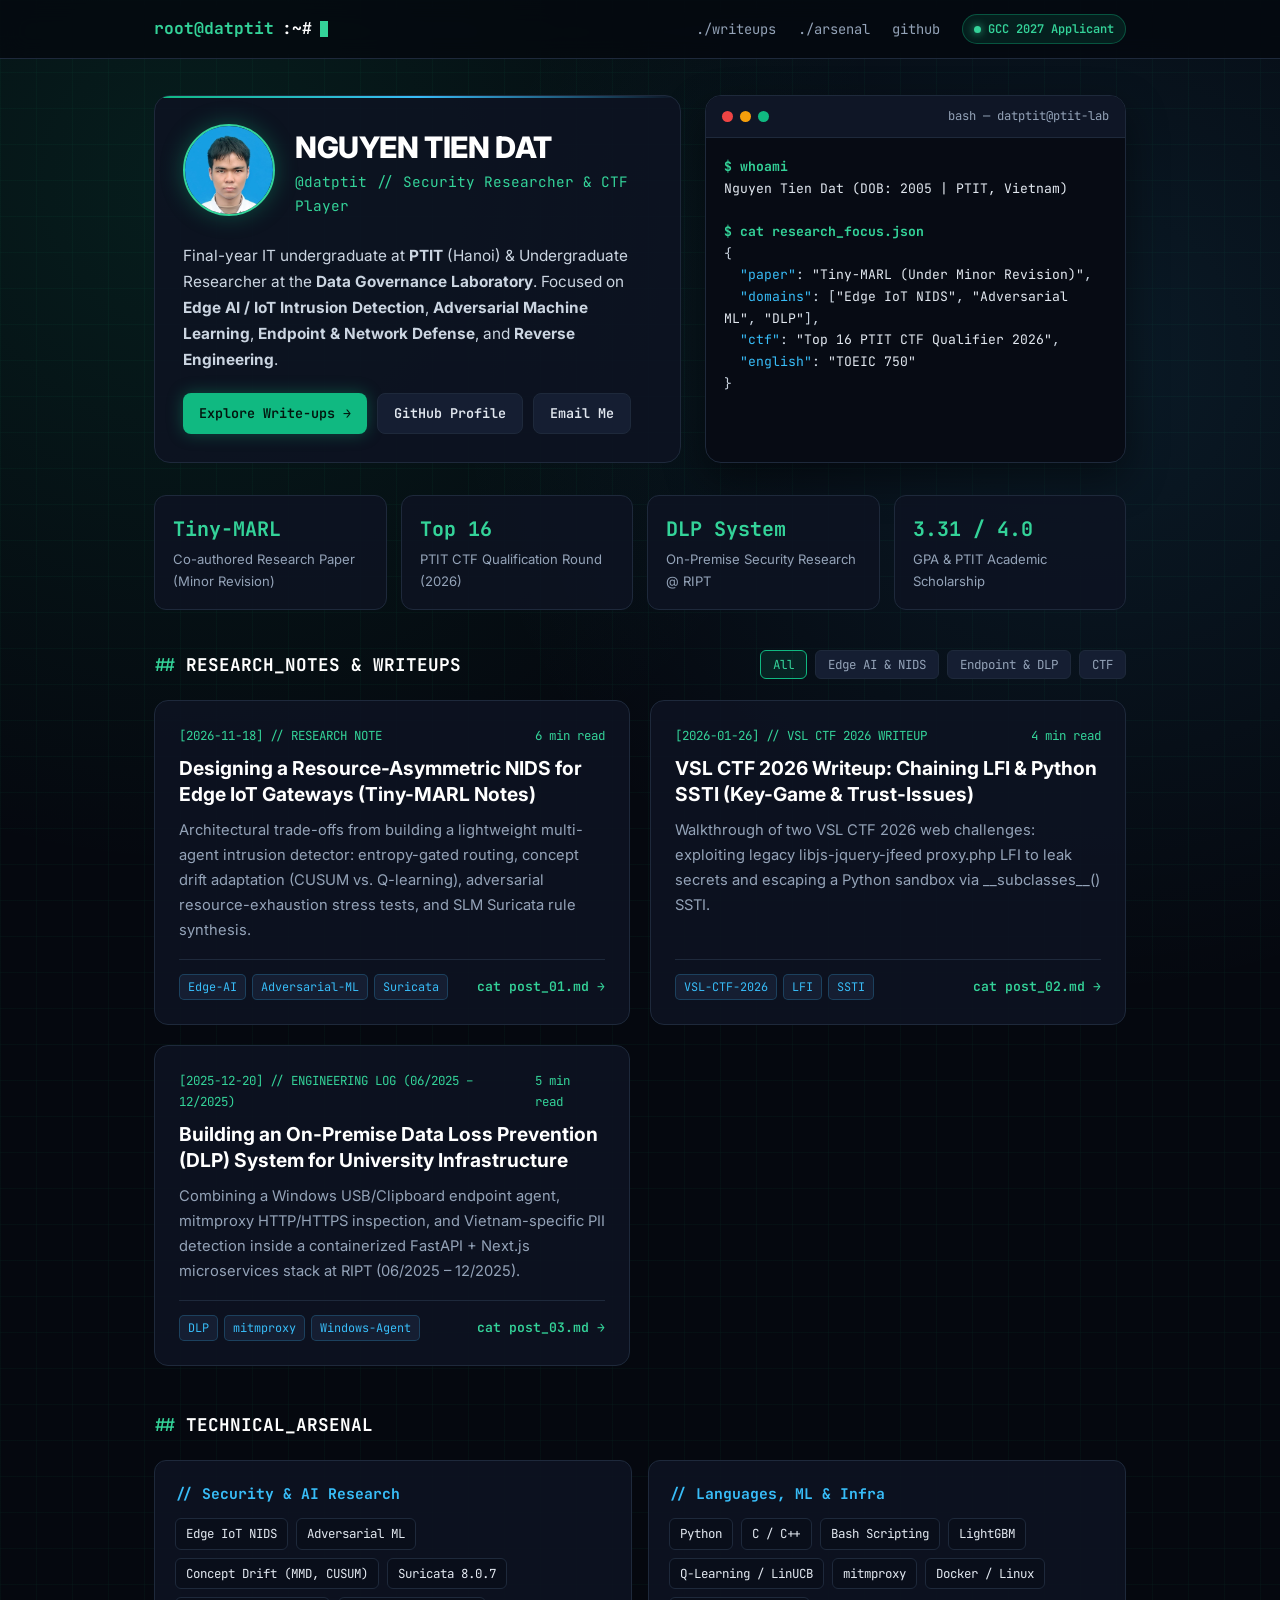
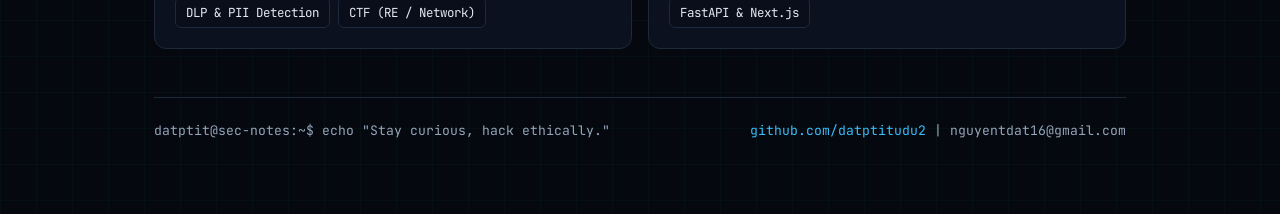
<file: index.html>
<!DOCTYPE html>
<html lang="en">
<head>
  <meta charset="UTF-8">
  <meta name="viewport" content="width=device-width, initial-scale=1.0">
  <title>datptit@sec-notes — Cybersecurity &amp; Edge AI Portfolio</title>
  <link rel="icon" type="image/svg+xml" href="assets/favicon.svg">
  <link rel="stylesheet" href="style.css">
</head>
<body>
  <header class="topbar">
    <div class="topbar-inner">
      <a class="brand" href="index.html">
        <span class="prompt">root@datptit</span>:~# <span class="cursor"></span>
      </a>
      <div class="nav-right">
        <a href="#research">./writeups</a>
        <a href="#arsenal">./arsenal</a>
        <a href="https://github.com/datptitudu2" target="_blank">github</a>
        <span class="status-pill"><span class="status-dot"></span>GCC 2027 Applicant</span>
      </div>
    </div>
  </header>

  <main class="container">
    <!-- Hero + Terminal -->
    <section class="hero">
      <div class="hero-card">
        <div>
          <div class="hero-top">
            <div class="avatar-wrap">
              <img class="avatar" src="assets/avatar.png" alt="Nguyen Tien Dat">
            </div>
            <div class="hero-title">
              <h1>NGUYEN TIEN DAT</h1>
              <div class="hero-handle">@datptit // Security Researcher &amp; CTF Player</div>
            </div>
          </div>
          <p class="hero-bio">
            Final-year IT undergraduate at <b>PTIT</b> (Hanoi) &amp; Undergraduate Researcher at the
            <b>Data Governance Laboratory</b>. Focused on <b>Edge AI / IoT Intrusion Detection</b>,
            <b>Adversarial Machine Learning</b>, <b>Endpoint &amp; Network Defense</b>, and <b>Reverse Engineering</b>.
          </p>
        </div>
        <div class="hero-actions">
          <a class="btn btn-primary" href="#research">Explore Write-ups →</a>
          <a class="btn btn-ghost" href="https://github.com/datptitudu2" target="_blank">GitHub Profile</a>
          <a class="btn btn-ghost" href="mailto:nguyentdat16@gmail.com">Email Me</a>
        </div>
      </div>

      <div class="terminal">
        <div class="term-header">
          <div class="term-dots">
            <span class="dot red"></span>
            <span class="dot yellow"></span>
            <span class="dot green"></span>
          </div>
          <div class="term-title">bash — datptit@ptit-lab</div>
        </div>
        <div class="term-body">
          <div><span class="cmd">$ whoami</span></div>
          <div class="out-val">Nguyen Tien Dat (DOB: 2005 | PTIT, Vietnam)</div>
          <br>
          <div><span class="cmd">$ cat research_focus.json</span></div>
          <div>{</div>
          <div>&nbsp;&nbsp;<span class="out-key">"paper"</span>: <span class="out-val">"Tiny-MARL (Under Minor Revision)"</span>,</div>
          <div>&nbsp;&nbsp;<span class="out-key">"domains"</span>: [<span class="out-val">"Edge IoT NIDS"</span>, <span class="out-val">"Adversarial ML"</span>, <span class="out-val">"DLP"</span>],</div>
          <div>&nbsp;&nbsp;<span class="out-key">"ctf"</span>: <span class="out-val">"Top 16 PTIT CTF Qualifier 2026"</span>,</div>
          <div>&nbsp;&nbsp;<span class="out-key">"english"</span>: <span class="out-val">"TOEIC 750"</span></div>
          <div>}</div>
        </div>
      </div>
    </section>

    <!-- Quick Stats -->
    <section class="stats-grid">
      <div class="stat-box">
        <div class="stat-num">Tiny-MARL</div>
        <div class="stat-label">Co-authored Research Paper (Minor Revision)</div>
      </div>
      <div class="stat-box">
        <div class="stat-num">Top 16</div>
        <div class="stat-label">PTIT CTF Qualification Round (2026)</div>
      </div>
      <div class="stat-box">
        <div class="stat-num">DLP System</div>
        <div class="stat-label">On-Premise Security Research @ RIPT</div>
      </div>
      <div class="stat-box">
        <div class="stat-num">3.31 / 4.0</div>
        <div class="stat-label">GPA &amp; PTIT Academic Scholarship</div>
      </div>
    </section>

    <!-- Research & Write-ups -->
    <section id="research">
      <div class="section-head">
        <div class="section-title">RESEARCH_NOTES &amp; WRITEUPS</div>
        <div class="filter-tabs">
          <button class="tab-btn active" onclick="filterPosts('all', this)">All</button>
          <button class="tab-btn" onclick="filterPosts('ai-sec', this)">Edge AI &amp; NIDS</button>
          <button class="tab-btn" onclick="filterPosts('endpoint', this)">Endpoint &amp; DLP</button>
          <button class="tab-btn" onclick="filterPosts('ctf', this)">CTF</button>
        </div>
      </div>

      <div class="posts-grid">
        <article class="post-card" data-cat="ai-sec">
          <div>
            <div class="post-meta">
              <span>[2026-11-18] // RESEARCH NOTE</span>
              <span>6 min read</span>
            </div>
            <a class="post-title" href="post-edge-iot-nids.html">
              Designing a Resource-Asymmetric NIDS for Edge IoT Gateways (Tiny-MARL Notes)
            </a>
            <p class="post-excerpt">
              Architectural trade-offs from building a lightweight multi-agent intrusion detector: entropy-gated routing,
              concept drift adaptation (CUSUM vs. Q-learning), adversarial resource-exhaustion stress tests, and SLM Suricata rule synthesis.
            </p>
          </div>
          <div class="post-footer">
            <div class="tags">
              <span class="tag">Edge-AI</span>
              <span class="tag">Adversarial-ML</span>
              <span class="tag">Suricata</span>
            </div>
            <a class="read-more" href="post-edge-iot-nids.html">cat post_01.md →</a>
          </div>
        </article>

        <article class="post-card" data-cat="ctf">
          <div>
            <div class="post-meta">
              <span>[2026-01-26] // VSL CTF 2026 WRITEUP</span>
              <span>4 min read</span>
            </div>
            <a class="post-title" href="post-ctf-re-network.html">
              VSL CTF 2026 Writeup: Chaining LFI &amp; Python SSTI (Key-Game &amp; Trust-Issues)
            </a>
            <p class="post-excerpt">
              Walkthrough of two VSL CTF 2026 web challenges: exploiting legacy libjs-jquery-jfeed proxy.php LFI to leak secrets
              and escaping a Python sandbox via __subclasses__() SSTI.
            </p>
          </div>
          <div class="post-footer">
            <div class="tags">
              <span class="tag">VSL-CTF-2026</span>
              <span class="tag">LFI</span>
              <span class="tag">SSTI</span>
            </div>
            <a class="read-more" href="post-ctf-re-network.html">cat post_02.md →</a>
          </div>
        </article>

        <article class="post-card" data-cat="endpoint">
          <div>
            <div class="post-meta">
              <span>[2025-12-20] // ENGINEERING LOG (06/2025 – 12/2025)</span>
              <span>5 min read</span>
            </div>
            <a class="post-title" href="post-dlp-ptit-slink.html">
              Building an On-Premise Data Loss Prevention (DLP) System for University Infrastructure
            </a>
            <p class="post-excerpt">
              Combining a Windows USB/Clipboard endpoint agent, mitmproxy HTTP/HTTPS inspection, and Vietnam-specific PII detection
              inside a containerized FastAPI + Next.js microservices stack at RIPT (06/2025 – 12/2025).
            </p>
          </div>
          <div class="post-footer">
            <div class="tags">
              <span class="tag">DLP</span>
              <span class="tag">mitmproxy</span>
              <span class="tag">Windows-Agent</span>
            </div>
            <a class="read-more" href="post-dlp-ptit-slink.html">cat post_03.md →</a>
          </div>
        </article>
      </div>
    </section>

    <!-- Technical Arsenal -->
    <section id="arsenal">
      <div class="section-head">
        <div class="section-title">TECHNICAL_ARSENAL</div>
      </div>
      <div class="arsenal-grid">
        <div class="arsenal-card">
          <h3>// Security &amp; AI Research</h3>
          <div class="pill-list">
            <span class="pill">Edge IoT NIDS</span>
            <span class="pill">Adversarial ML</span>
            <span class="pill">Concept Drift (MMD, CUSUM)</span>
            <span class="pill">Suricata 8.0.7</span>
            <span class="pill">DLP &amp; PII Detection</span>
            <span class="pill">CTF (RE / Network)</span>
          </div>
        </div>
        <div class="arsenal-card">
          <h3>// Languages, ML &amp; Infra</h3>
          <div class="pill-list">
            <span class="pill">Python</span>
            <span class="pill">C / C++</span>
            <span class="pill">Bash Scripting</span>
            <span class="pill">LightGBM</span>
            <span class="pill">Q-Learning / LinUCB</span>
            <span class="pill">mitmproxy</span>
            <span class="pill">Docker / Linux</span>
            <span class="pill">FastAPI &amp; Next.js</span>
          </div>
        </div>
      </div>
    </section>

    <footer>
      <div>datptit@sec-notes:~$ echo "Stay curious, hack ethically."</div>
      <div><a href="https://github.com/datptitudu2">github.com/datptitudu2</a> | nguyentdat16@gmail.com</div>
    </footer>
  </main>

  <script>
    function filterPosts(cat, btn) {
      document.querySelectorAll('.tab-btn').forEach(b => b.classList.remove('active'));
      btn.classList.add('active');
      document.querySelectorAll('.post-card').forEach(card => {
        if (cat === 'all' || card.dataset.cat === cat) {
          card.style.display = 'flex';
        } else {
          card.style.display = 'none';
        }
      });
    }
  </script>
</body>
</html>
</file>
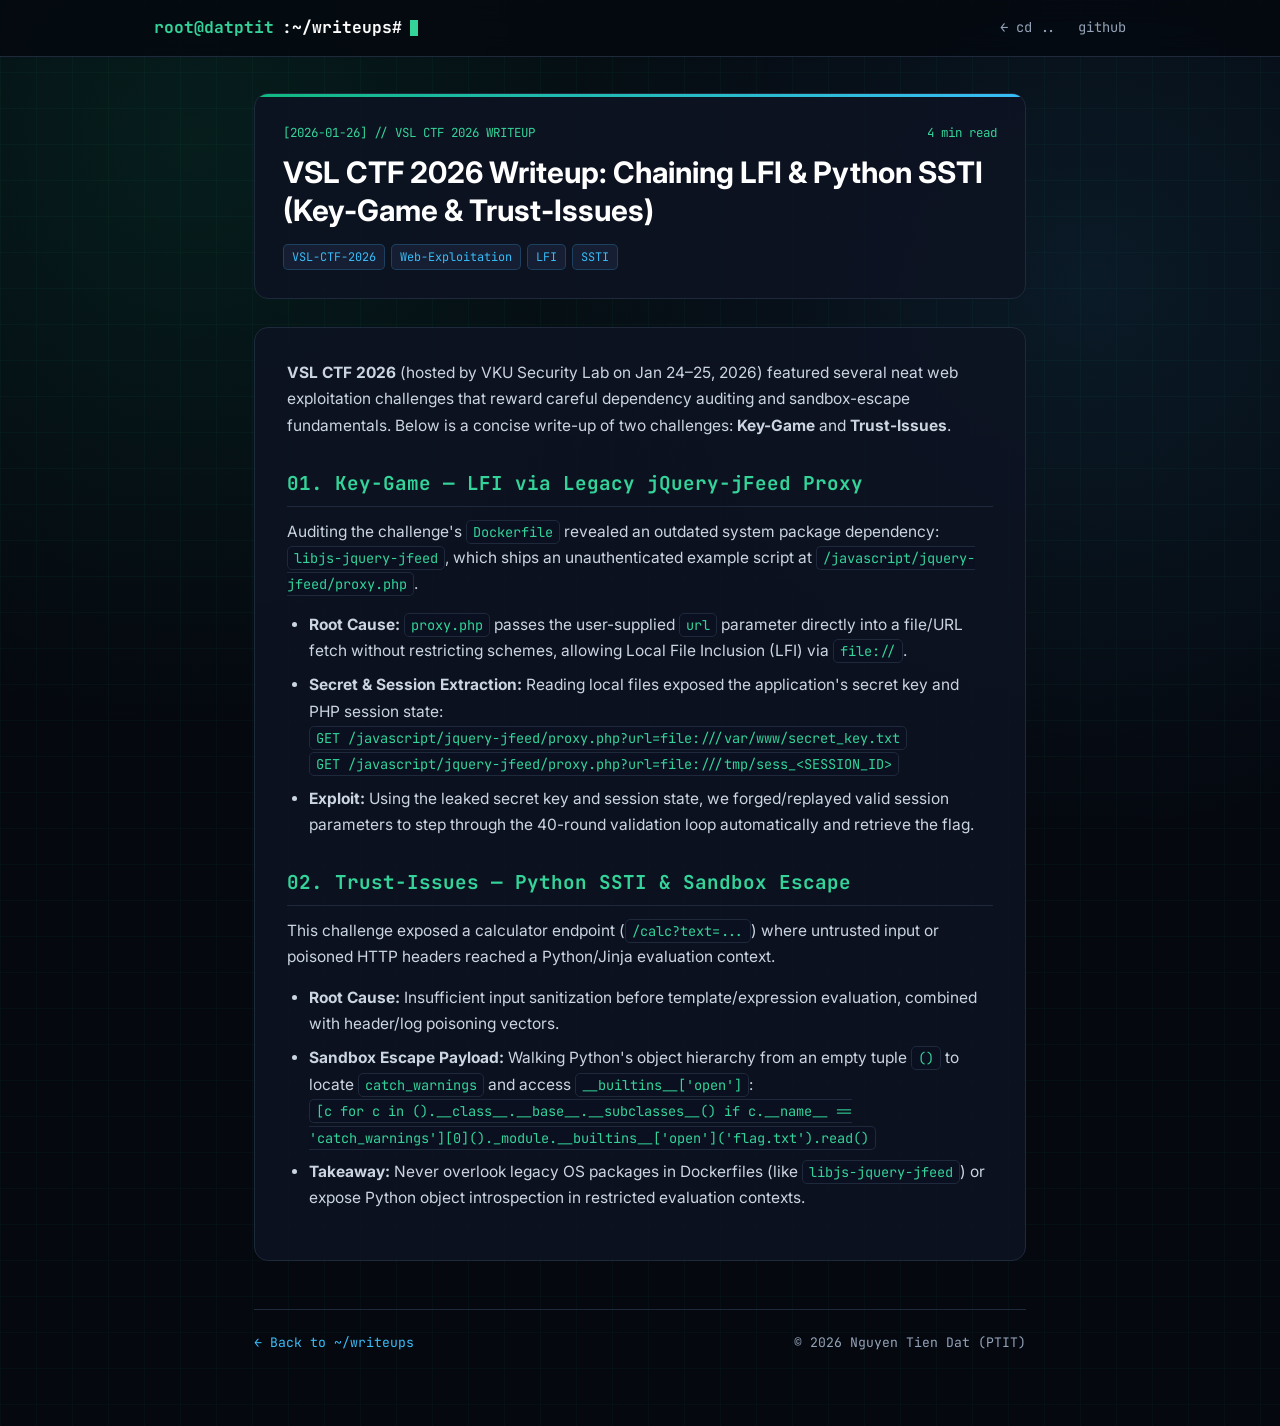
<file: post-ctf-re-network.html>
<!DOCTYPE html>
<html lang="en">
<head>
  <meta charset="UTF-8">
  <meta name="viewport" content="width=device-width, initial-scale=1.0">
  <title>VSL CTF 2026 Writeup: Key-Game &amp; Trust-Issues — datptit</title>
  <link rel="icon" type="image/svg+xml" href="assets/favicon.svg">
  <link rel="stylesheet" href="style.css">
</head>
<body>
  <div class="progress-bar" id="progress"></div>

  <header class="topbar">
    <div class="topbar-inner">
      <a class="brand" href="index.html">
        <span class="prompt">root@datptit</span>:~/writeups# <span class="cursor"></span>
      </a>
      <div class="nav-right">
        <a href="index.html">← cd ..</a>
        <a href="https://github.com/datptitudu2" target="_blank">github</a>
      </div>
    </div>
  </header>

  <main class="article-wrap">
    <div class="article-header">
      <div class="post-meta">
        <span>[2026-01-26] // VSL CTF 2026 WRITEUP</span>
        <span>4 min read</span>
      </div>
      <h1>VSL CTF 2026 Writeup: Chaining LFI &amp; Python SSTI (Key-Game &amp; Trust-Issues)</h1>
      <div class="tags">
        <span class="tag">VSL-CTF-2026</span>
        <span class="tag">Web-Exploitation</span>
        <span class="tag">LFI</span>
        <span class="tag">SSTI</span>
      </div>
    </div>

    <div class="article-body">
      <p>
        <b>VSL CTF 2026</b> (hosted by VKU Security Lab on Jan 24–25, 2026) featured several neat web exploitation challenges that reward careful dependency auditing and sandbox-escape fundamentals. Below is a concise write-up of two challenges: <b>Key-Game</b> and <b>Trust-Issues</b>.
      </p>

      <h2>01. Key-Game — LFI via Legacy jQuery-jFeed Proxy</h2>
      <p>
        Auditing the challenge's <code>Dockerfile</code> revealed an outdated system package dependency: <code>libjs-jquery-jfeed</code>, which ships an unauthenticated example script at <code>/javascript/jquery-jfeed/proxy.php</code>.
      </p>
      <ul>
        <li><b>Root Cause:</b> <code>proxy.php</code> passes the user-supplied <code>url</code> parameter directly into a file/URL fetch without restricting schemes, allowing Local File Inclusion (LFI) via <code>file://</code>.</li>
        <li><b>Secret &amp; Session Extraction:</b> Reading local files exposed the application's secret key and PHP session state:
          <br><code>GET /javascript/jquery-jfeed/proxy.php?url=file:///var/www/secret_key.txt</code>
          <br><code>GET /javascript/jquery-jfeed/proxy.php?url=file:///tmp/sess_&lt;SESSION_ID&gt;</code>
        </li>
        <li><b>Exploit:</b> Using the leaked secret key and session state, we forged/replayed valid session parameters to step through the 40-round validation loop automatically and retrieve the flag.</li>
      </ul>

      <h2>02. Trust-Issues — Python SSTI &amp; Sandbox Escape</h2>
      <p>
        This challenge exposed a calculator endpoint (<code>/calc?text=...</code>) where untrusted input or poisoned HTTP headers reached a Python/Jinja evaluation context.
      </p>
      <ul>
        <li><b>Root Cause:</b> Insufficient input sanitization before template/expression evaluation, combined with header/log poisoning vectors.</li>
        <li><b>Sandbox Escape Payload:</b> Walking Python's object hierarchy from an empty tuple <code>()</code> to locate <code>catch_warnings</code> and access <code>__builtins__['open']</code>:
          <br><code>[c for c in ().__class__.__base__.__subclasses__() if c.__name__ == 'catch_warnings'][0]()._module.__builtins__['open']('flag.txt').read()</code>
        </li>
        <li><b>Takeaway:</b> Never overlook legacy OS packages in Dockerfiles (like <code>libjs-jquery-jfeed</code>) or expose Python object introspection in restricted evaluation contexts.</li>
      </ul>
    </div>

    <footer>
      <div><a href="index.html">← Back to ~/writeups</a></div>
      <div>© 2026 Nguyen Tien Dat (PTIT)</div>
    </footer>
  </main>

  <script>
    window.addEventListener('scroll', () => {
      const h = document.documentElement;
      const pct = (h.scrollTop / (h.scrollHeight - h.clientHeight)) * 100;
      document.getElementById('progress').style.width = pct + '%';
    });
  </script>
</body>
</html>
</file>
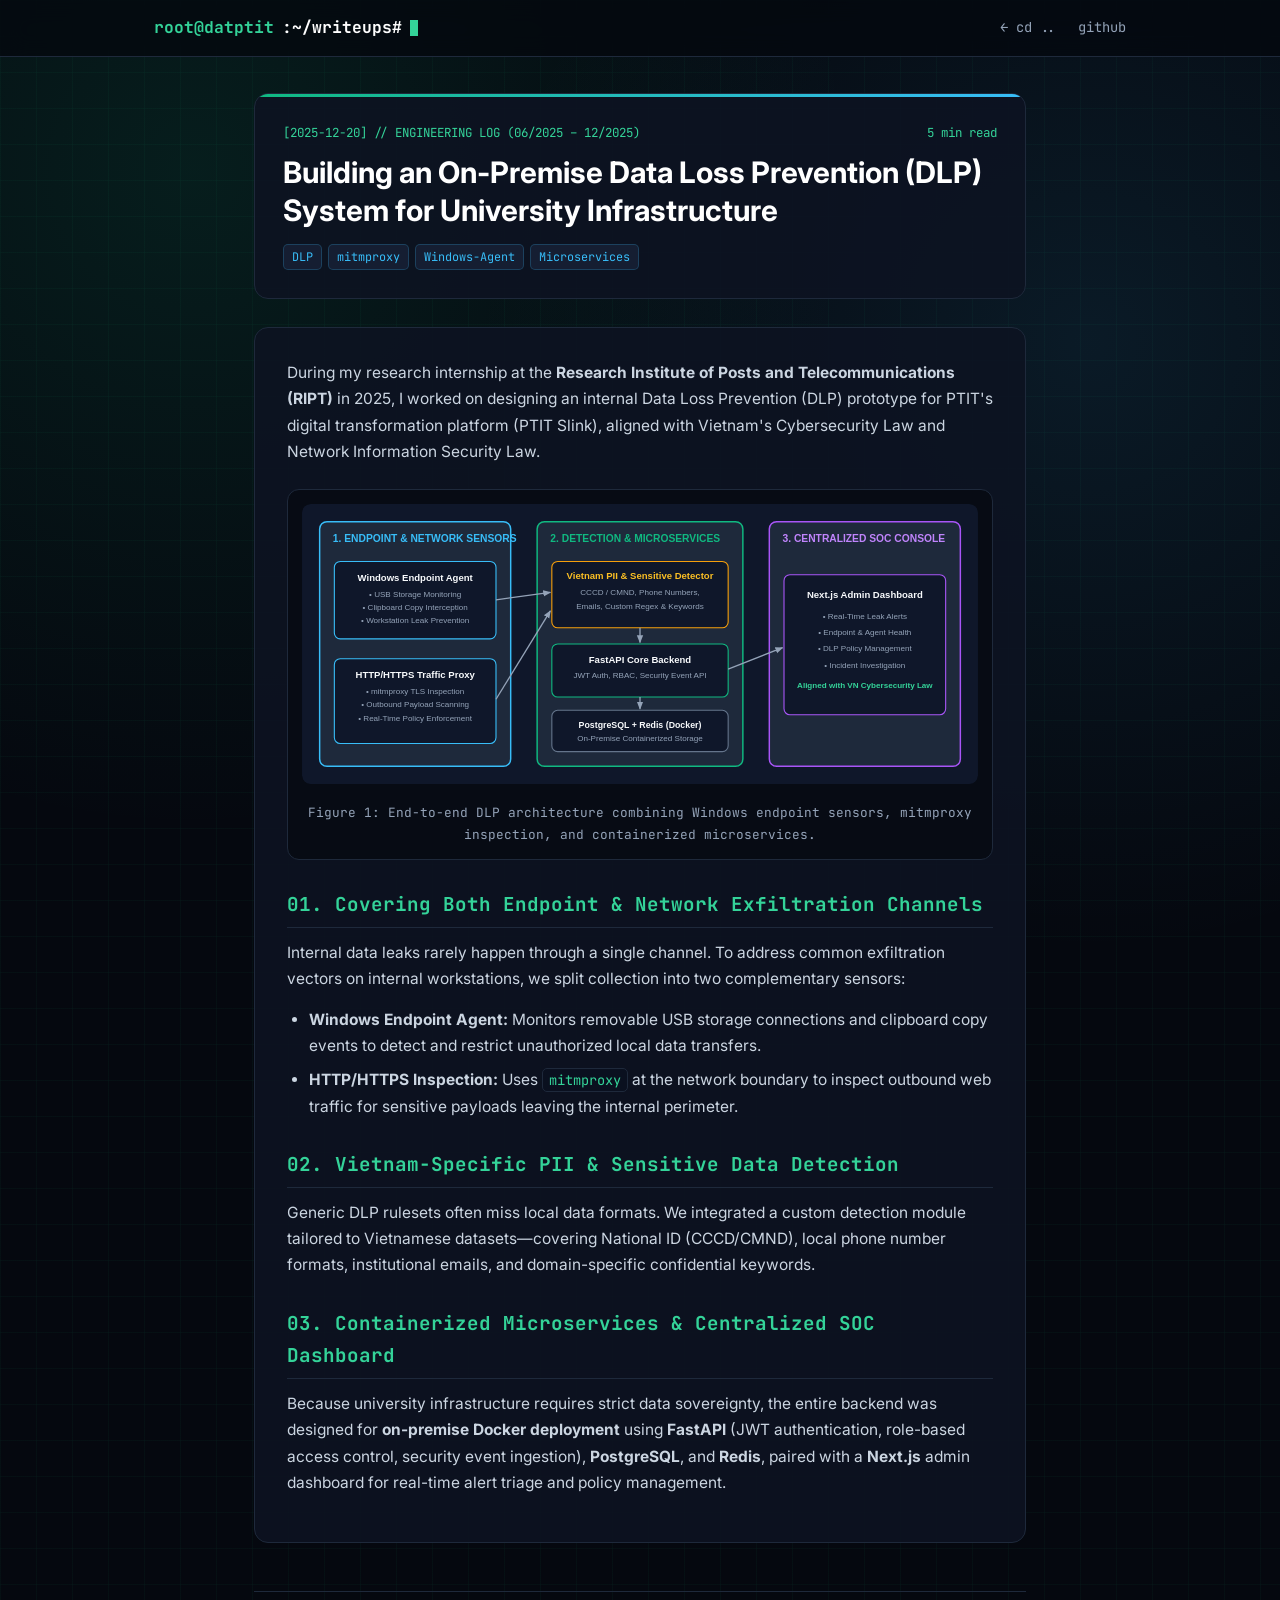
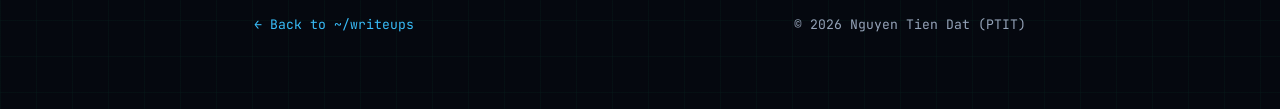
<file: post-dlp-ptit-slink.html>
<!DOCTYPE html>
<html lang="en">
<head>
  <meta charset="UTF-8">
  <meta name="viewport" content="width=device-width, initial-scale=1.0">
  <title>On-Premise DLP System for PTIT Slink — datptit</title>
  <link rel="icon" type="image/svg+xml" href="assets/favicon.svg">
  <link rel="stylesheet" href="style.css">
</head>
<body>
  <div class="progress-bar" id="progress"></div>

  <header class="topbar">
    <div class="topbar-inner">
      <a class="brand" href="index.html">
        <span class="prompt">root@datptit</span>:~/writeups# <span class="cursor"></span>
      </a>
      <div class="nav-right">
        <a href="index.html">← cd ..</a>
        <a href="https://github.com/datptitudu2" target="_blank">github</a>
      </div>
    </div>
  </header>

  <main class="article-wrap">
    <div class="article-header">
      <div class="post-meta">
        <span>[2025-12-20] // ENGINEERING LOG (06/2025 – 12/2025)</span>
        <span>5 min read</span>
      </div>
      <h1>Building an On-Premise Data Loss Prevention (DLP) System for University Infrastructure</h1>
      <div class="tags">
        <span class="tag">DLP</span>
        <span class="tag">mitmproxy</span>
        <span class="tag">Windows-Agent</span>
        <span class="tag">Microservices</span>
      </div>
    </div>

    <div class="article-body">
      <p>
        During my research internship at the <b>Research Institute of Posts and Telecommunications (RIPT)</b> in 2025, I worked on designing an internal Data Loss Prevention (DLP) prototype for PTIT's digital transformation platform (PTIT Slink), aligned with Vietnam's Cybersecurity Law and Network Information Security Law.
      </p>

      <div class="diagram-box">
        <img src="assets/dlp-arch.svg" alt="On-Premise DLP Architecture">
        <div class="diagram-caption">Figure 1: End-to-end DLP architecture combining Windows endpoint sensors, mitmproxy inspection, and containerized microservices.</div>
      </div>

      <h2>01. Covering Both Endpoint &amp; Network Exfiltration Channels</h2>
      <p>
        Internal data leaks rarely happen through a single channel. To address common exfiltration vectors on internal workstations, we split collection into two complementary sensors:
      </p>
      <ul>
        <li><b>Windows Endpoint Agent:</b> Monitors removable USB storage connections and clipboard copy events to detect and restrict unauthorized local data transfers.</li>
        <li><b>HTTP/HTTPS Inspection:</b> Uses <code>mitmproxy</code> at the network boundary to inspect outbound web traffic for sensitive payloads leaving the internal perimeter.</li>
      </ul>

      <h2>02. Vietnam-Specific PII &amp; Sensitive Data Detection</h2>
      <p>
        Generic DLP rulesets often miss local data formats. We integrated a custom detection module tailored to Vietnamese datasets—covering National ID (CCCD/CMND), local phone number formats, institutional emails, and domain-specific confidential keywords.
      </p>

      <h2>03. Containerized Microservices &amp; Centralized SOC Dashboard</h2>
      <p>
        Because university infrastructure requires strict data sovereignty, the entire backend was designed for <b>on-premise Docker deployment</b> using <b>FastAPI</b> (JWT authentication, role-based access control, security event ingestion), <b>PostgreSQL</b>, and <b>Redis</b>, paired with a <b>Next.js</b> admin dashboard for real-time alert triage and policy management.
      </p>
    </div>

    <footer>
      <div><a href="index.html">← Back to ~/writeups</a></div>
      <div>© 2026 Nguyen Tien Dat (PTIT)</div>
    </footer>
  </main>

  <script>
    window.addEventListener('scroll', () => {
      const h = document.documentElement;
      const pct = (h.scrollTop / (h.scrollHeight - h.clientHeight)) * 100;
      document.getElementById('progress').style.width = pct + '%';
    });
  </script>
</body>
</html>
</file>
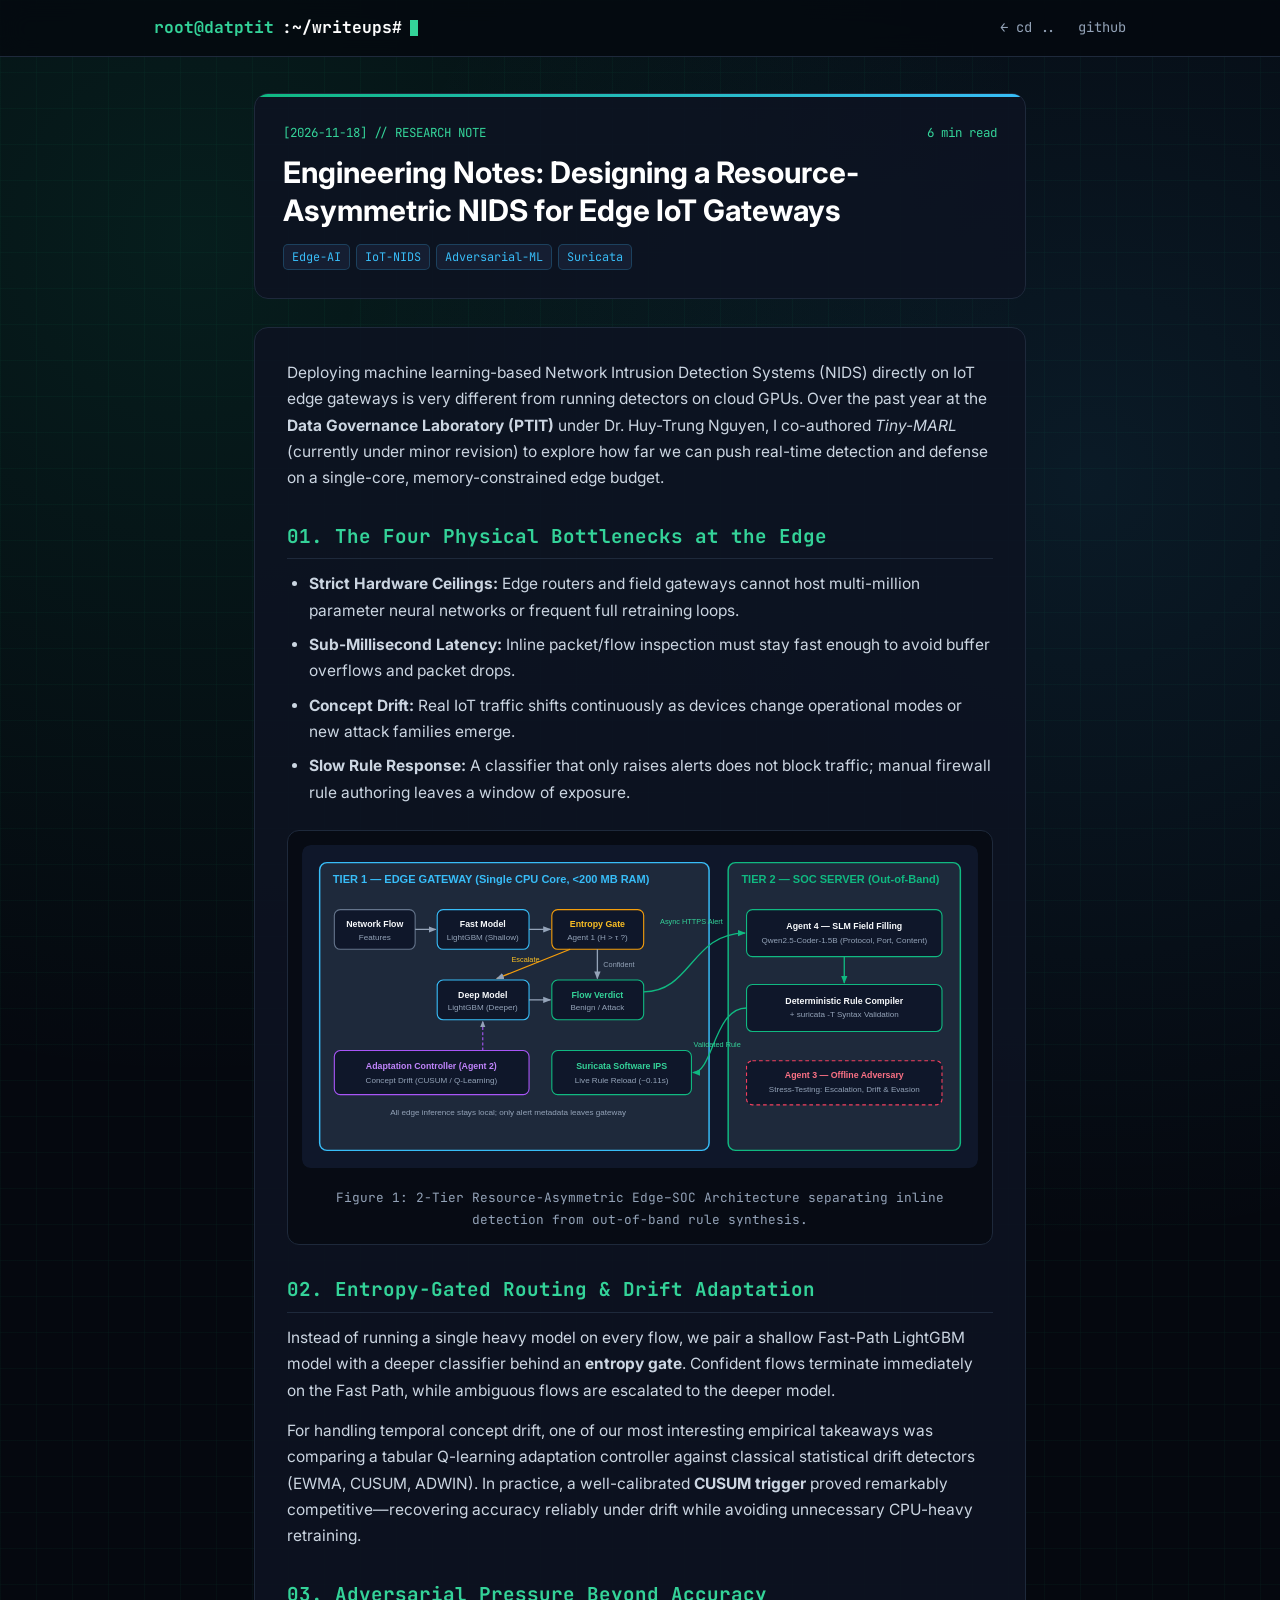
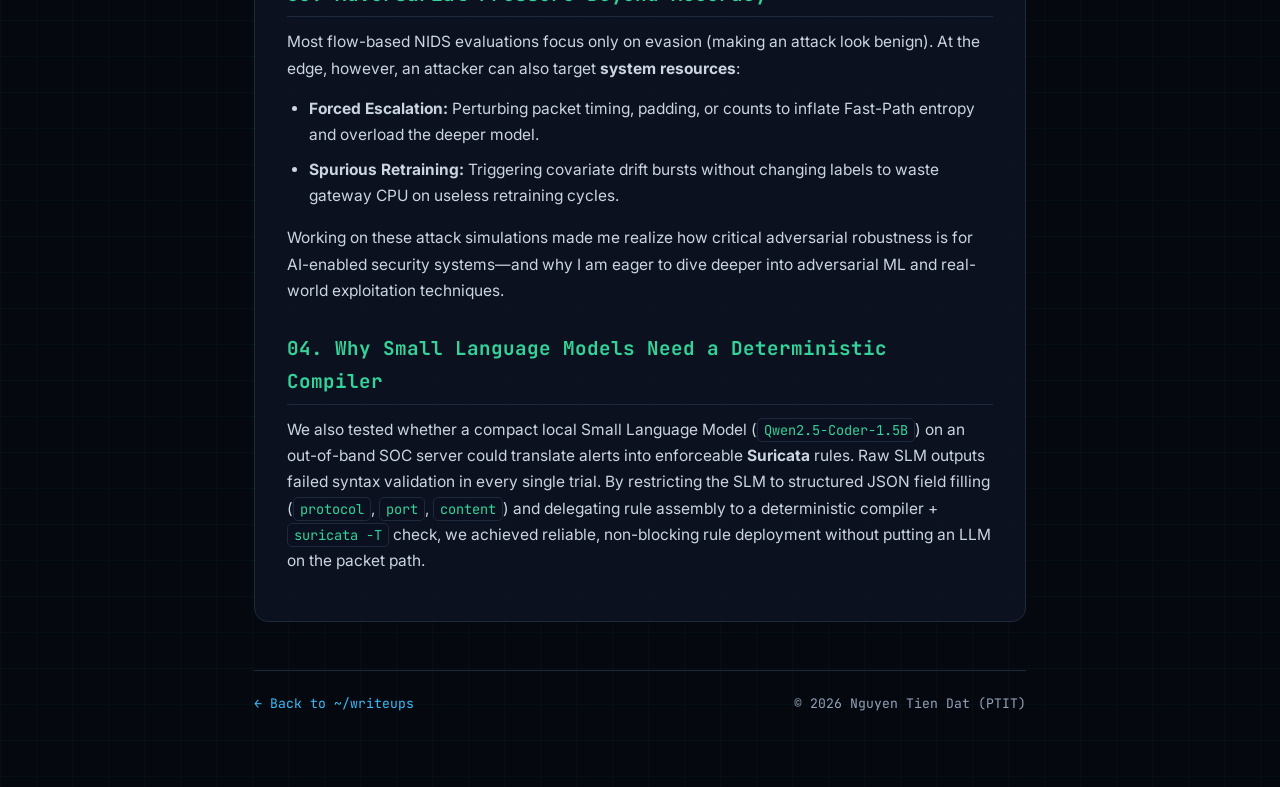
<file: post-edge-iot-nids.html>
<!DOCTYPE html>
<html lang="en">
<head>
  <meta charset="UTF-8">
  <meta name="viewport" content="width=device-width, initial-scale=1.0">
  <title>Designing a Resource-Asymmetric NIDS for Edge IoT Gateways — datptit</title>
  <link rel="icon" type="image/svg+xml" href="assets/favicon.svg">
  <link rel="stylesheet" href="style.css">
</head>
<body>
  <div class="progress-bar" id="progress"></div>

  <header class="topbar">
    <div class="topbar-inner">
      <a class="brand" href="index.html">
        <span class="prompt">root@datptit</span>:~/writeups# <span class="cursor"></span>
      </a>
      <div class="nav-right">
        <a href="index.html">← cd ..</a>
        <a href="https://github.com/datptitudu2" target="_blank">github</a>
      </div>
    </div>
  </header>

  <main class="article-wrap">
    <div class="article-header">
      <div class="post-meta">
        <span>[2026-11-18] // RESEARCH NOTE</span>
        <span>6 min read</span>
      </div>
      <h1>Engineering Notes: Designing a Resource-Asymmetric NIDS for Edge IoT Gateways</h1>
      <div class="tags">
        <span class="tag">Edge-AI</span>
        <span class="tag">IoT-NIDS</span>
        <span class="tag">Adversarial-ML</span>
        <span class="tag">Suricata</span>
      </div>
    </div>

    <div class="article-body">
      <p>
        Deploying machine learning-based Network Intrusion Detection Systems (NIDS) directly on IoT edge gateways is very different from running detectors on cloud GPUs. Over the past year at the <b>Data Governance Laboratory (PTIT)</b> under Dr. Huy-Trung Nguyen, I co-authored <i>Tiny-MARL</i> (currently under minor revision) to explore how far we can push real-time detection and defense on a single-core, memory-constrained edge budget.
      </p>

      <h2>01. The Four Physical Bottlenecks at the Edge</h2>
      <ul>
        <li><b>Strict Hardware Ceilings:</b> Edge routers and field gateways cannot host multi-million parameter neural networks or frequent full retraining loops.</li>
        <li><b>Sub-Millisecond Latency:</b> Inline packet/flow inspection must stay fast enough to avoid buffer overflows and packet drops.</li>
        <li><b>Concept Drift:</b> Real IoT traffic shifts continuously as devices change operational modes or new attack families emerge.</li>
        <li><b>Slow Rule Response:</b> A classifier that only raises alerts does not block traffic; manual firewall rule authoring leaves a window of exposure.</li>
      </ul>

      <div class="diagram-box">
        <img src="assets/edge-soc-arch.svg" alt="2-Tier Resource-Asymmetric Edge-SOC Architecture">
        <div class="diagram-caption">Figure 1: 2-Tier Resource-Asymmetric Edge–SOC Architecture separating inline detection from out-of-band rule synthesis.</div>
      </div>

      <h2>02. Entropy-Gated Routing &amp; Drift Adaptation</h2>
      <p>
        Instead of running a single heavy model on every flow, we pair a shallow Fast-Path LightGBM model with a deeper classifier behind an <b>entropy gate</b>. Confident flows terminate immediately on the Fast Path, while ambiguous flows are escalated to the deeper model.
      </p>
      <p>
        For handling temporal concept drift, one of our most interesting empirical takeaways was comparing a tabular Q-learning adaptation controller against classical statistical drift detectors (EWMA, CUSUM, ADWIN). In practice, a well-calibrated <b>CUSUM trigger</b> proved remarkably competitive—recovering accuracy reliably under drift while avoiding unnecessary CPU-heavy retraining.
      </p>

      <h2>03. Adversarial Pressure Beyond Accuracy</h2>
      <p>
        Most flow-based NIDS evaluations focus only on evasion (making an attack look benign). At the edge, however, an attacker can also target <b>system resources</b>:
      </p>
      <ul>
        <li><b>Forced Escalation:</b> Perturbing packet timing, padding, or counts to inflate Fast-Path entropy and overload the deeper model.</li>
        <li><b>Spurious Retraining:</b> Triggering covariate drift bursts without changing labels to waste gateway CPU on useless retraining cycles.</li>
      </ul>
      <p>
        Working on these attack simulations made me realize how critical adversarial robustness is for AI-enabled security systems—and why I am eager to dive deeper into adversarial ML and real-world exploitation techniques.
      </p>

      <h2>04. Why Small Language Models Need a Deterministic Compiler</h2>
      <p>
        We also tested whether a compact local Small Language Model (<code>Qwen2.5-Coder-1.5B</code>) on an out-of-band SOC server could translate alerts into enforceable <b>Suricata</b> rules. Raw SLM outputs failed syntax validation in every single trial. By restricting the SLM to structured JSON field filling (<code>protocol</code>, <code>port</code>, <code>content</code>) and delegating rule assembly to a deterministic compiler + <code>suricata -T</code> check, we achieved reliable, non-blocking rule deployment without putting an LLM on the packet path.
      </p>
    </div>

    <footer>
      <div><a href="index.html">← Back to ~/writeups</a></div>
      <div>© 2026 Nguyen Tien Dat (PTIT)</div>
    </footer>
  </main>

  <script>
    window.addEventListener('scroll', () => {
      const h = document.documentElement;
      const pct = (h.scrollTop / (h.scrollHeight - h.clientHeight)) * 100;
      document.getElementById('progress').style.width = pct + '%';
    });
  </script>
</body>
</html>
</file>
<file: style.css>
@import url('https://fonts.googleapis.com/css2?family=Inter:wght@400;500;600;700;800&family=JetBrains+Mono:wght@400;500;700&display=swap');

:root {
  --bg: #05080f;
  --bg-grid: rgba(16, 185, 129, 0.045);
  --surface: rgba(13, 19, 33, 0.88);
  --surface-solid: #0d1321;
  --surface-2: #151e32;
  --border: #1e293b;
  --border-glow: rgba(16, 185, 129, 0.45);
  --text: #e2e8f0;
  --muted: #94a3b8;
  --neon: #10b981;
  --neon-bright: #34d399;
  --cyan: #38bdf8;
  --purple: #a855f7;
  --mono: 'JetBrains Mono', Consolas, Monaco, monospace;
  --sans: 'Inter', 'Segoe UI', system-ui, sans-serif;
}

* {
  box-sizing: border-box;
  margin: 0;
  padding: 0;
}

html {
  scroll-behavior: smooth;
}

body {
  font-family: var(--sans);
  background-color: var(--bg);
  background-image:
    radial-gradient(circle at 15% 10%, rgba(16, 185, 129, 0.12), transparent 35%),
    radial-gradient(circle at 85% 20%, rgba(56, 189, 248, 0.10), transparent 35%),
    linear-gradient(to right, var(--bg-grid) 1px, transparent 1px),
    linear-gradient(to bottom, var(--bg-grid) 1px, transparent 1px);
  background-size: 100% 100%, 100% 100%, 36px 36px, 36px 36px;
  color: var(--text);
  line-height: 1.7;
  font-size: 15.5px;
  min-height: 100vh;
}

a {
  color: var(--cyan);
  text-decoration: none;
  transition: color 0.2s ease;
}

a:hover {
  color: var(--neon-bright);
}

/* Reading progress bar for posts */
.progress-bar {
  position: fixed;
  top: 0;
  left: 0;
  height: 3px;
  width: 0%;
  background: linear-gradient(90deg, var(--neon), var(--cyan));
  z-index: 1000;
  box-shadow: 0 0 10px var(--neon);
}

/* Sticky Glass Navbar */
.topbar {
  position: sticky;
  top: 0;
  z-index: 100;
  backdrop-filter: blur(12px);
  -webkit-backdrop-filter: blur(12px);
  background: rgba(5, 8, 15, 0.78);
  border-bottom: 1px solid var(--border);
}

.topbar-inner {
  max-width: 1020px;
  margin: 0 auto;
  padding: 14px 24px;
  display: flex;
  justify-content: space-between;
  align-items: center;
}

.brand {
  font-family: var(--mono);
  font-weight: 700;
  font-size: 1.02rem;
  color: #fff;
  display: flex;
  align-items: center;
  gap: 8px;
}

.brand .prompt {
  color: var(--neon-bright);
}

.brand .cursor {
  display: inline-block;
  width: 8px;
  height: 16px;
  background: var(--neon-bright);
  animation: blink 1.1s infinite;
}

@keyframes blink {
  0%, 49% { opacity: 1; }
  50%, 100% { opacity: 0; }
}

.nav-right {
  display: flex;
  align-items: center;
  gap: 22px;
  font-family: var(--mono);
  font-size: 0.86rem;
}

.nav-right a {
  color: var(--muted);
}

.nav-right a:hover {
  color: #fff;
}

.status-pill {
  display: inline-flex;
  align-items: center;
  gap: 7px;
  padding: 4px 11px;
  border-radius: 999px;
  background: rgba(16, 185, 129, 0.12);
  border: 1px solid rgba(16, 185, 129, 0.35);
  color: var(--neon-bright);
  font-size: 0.75rem;
  font-weight: 600;
}

.status-dot {
  width: 7px;
  height: 7px;
  border-radius: 50%;
  background: var(--neon-bright);
  box-shadow: 0 0 8px var(--neon-bright);
}

.container {
  max-width: 1020px;
  margin: 0 auto;
  padding: 36px 24px 72px;
}

/* Hero Section */
.hero {
  display: grid;
  grid-template-columns: 1.25fr 1fr;
  gap: 24px;
  align-items: stretch;
  margin-bottom: 32px;
}

.hero-card {
  background: var(--surface);
  border: 1px solid var(--border);
  border-radius: 16px;
  padding: 28px;
  display: flex;
  flex-direction: column;
  justify-content: space-between;
  position: relative;
  overflow: hidden;
}

.hero-card::before {
  content: "";
  position: absolute;
  top: 0;
  left: 0;
  right: 0;
  height: 2px;
  background: linear-gradient(90deg, var(--neon), var(--cyan), transparent);
}

.hero-top {
  display: flex;
  align-items: center;
  gap: 20px;
  margin-bottom: 18px;
}

.avatar-wrap {
  position: relative;
  flex-shrink: 0;
}

.avatar {
  width: 92px;
  height: 92px;
  border-radius: 50%;
  object-fit: cover;
  object-position: center top;
  border: 2px solid var(--neon-bright);
  box-shadow: 0 0 22px rgba(16, 185, 129, 0.35);
}

.hero-title h1 {
  font-size: 1.85rem;
  font-weight: 800;
  color: #fff;
  letter-spacing: -0.4px;
  line-height: 1.2;
}

.hero-handle {
  font-family: var(--mono);
  color: var(--neon-bright);
  font-size: 0.9rem;
  margin-top: 4px;
}

.hero-bio {
  color: #cbd5e1;
  font-size: 0.96rem;
  margin-bottom: 20px;
}

.hero-actions {
  display: flex;
  flex-wrap: wrap;
  gap: 10px;
}

.btn {
  display: inline-flex;
  align-items: center;
  gap: 8px;
  padding: 8px 16px;
  border-radius: 8px;
  font-family: var(--mono);
  font-size: 0.84rem;
  font-weight: 600;
  transition: all 0.2s ease;
}

.btn-primary {
  background: var(--neon);
  color: #03150e;
  box-shadow: 0 0 16px rgba(16, 185, 129, 0.35);
}

.btn-primary:hover {
  background: var(--neon-bright);
  color: #03150e;
  transform: translateY(-1px);
}

.btn-ghost {
  background: var(--surface-2);
  color: var(--text);
  border: 1px solid var(--border);
}

.btn-ghost:hover {
  border-color: var(--cyan);
  color: #fff;
}

/* Terminal Window */
.terminal {
  background: #070b14;
  border: 1px solid var(--border);
  border-radius: 16px;
  overflow: hidden;
  display: flex;
  flex-direction: column;
  box-shadow: 0 16px 40px rgba(0, 0, 0, 0.45);
}

.term-header {
  background: #0f1626;
  padding: 10px 16px;
  display: flex;
  align-items: center;
  justify-content: space-between;
  border-bottom: 1px solid var(--border);
}

.term-dots {
  display: flex;
  gap: 7px;
}

.dot {
  width: 11px;
  height: 11px;
  border-radius: 50%;
}
.dot.red { background: #ef4444; }
.dot.yellow { background: #f59e0b; }
.dot.green { background: #10b981; }

.term-title {
  font-family: var(--mono);
  font-size: 0.76rem;
  color: var(--muted);
}

.term-body {
  padding: 18px;
  font-family: var(--mono);
  font-size: 0.82rem;
  line-height: 1.65;
  color: #cbd5e1;
  flex: 1;
}

.cmd {
  color: var(--neon-bright);
  font-weight: 700;
}

.out-key {
  color: var(--cyan);
}

.out-val {
  color: #e2e8f0;
}

/* Stats Strip */
.stats-grid {
  display: grid;
  grid-template-columns: repeat(4, 1fr);
  gap: 14px;
  margin-bottom: 40px;
}

.stat-box {
  background: var(--surface);
  border: 1px solid var(--border);
  border-radius: 12px;
  padding: 16px 18px;
}

.stat-num {
  font-family: var(--mono);
  font-size: 1.25rem;
  font-weight: 700;
  color: var(--neon-bright);
}

.stat-label {
  font-size: 0.82rem;
  color: var(--muted);
  margin-top: 2px;
}

/* Section Heading */
.section-head {
  display: flex;
  justify-content: space-between;
  align-items: center;
  flex-wrap: wrap;
  gap: 12px;
  margin-bottom: 20px;
}

.section-title {
  font-family: var(--mono);
  font-size: 1.1rem;
  font-weight: 700;
  color: #fff;
  display: flex;
  align-items: center;
  gap: 10px;
}

.section-title::before {
  content: "##";
  color: var(--neon-bright);
}

.filter-tabs {
  display: flex;
  gap: 8px;
  flex-wrap: wrap;
}

.tab-btn {
  background: var(--surface-2);
  border: 1px solid var(--border);
  color: var(--muted);
  font-family: var(--mono);
  font-size: 0.78rem;
  padding: 5px 12px;
  border-radius: 6px;
  cursor: pointer;
  transition: all 0.2s ease;
}

.tab-btn.active,
.tab-btn:hover {
  border-color: var(--neon);
  color: var(--neon-bright);
  background: rgba(16, 185, 129, 0.12);
}

/* Posts Grid */
.posts-grid {
  display: grid;
  grid-template-columns: repeat(2, 1fr);
  gap: 20px;
  margin-bottom: 44px;
}

.post-card {
  background: var(--surface);
  border: 1px solid var(--border);
  border-radius: 14px;
  padding: 24px;
  display: flex;
  flex-direction: column;
  justify-content: space-between;
  transition: all 0.22s ease;
}

.post-card:hover {
  border-color: var(--neon);
  box-shadow: 0 0 28px rgba(16, 185, 129, 0.14);
  transform: translateY(-3px);
}

.post-meta {
  font-family: var(--mono);
  font-size: 0.78rem;
  color: var(--neon-bright);
  margin-bottom: 10px;
  display: flex;
  justify-content: space-between;
}

.post-title {
  font-size: 1.2rem;
  font-weight: 700;
  color: #fff;
  line-height: 1.35;
  margin-bottom: 10px;
  display: block;
}

.post-title:hover {
  color: var(--cyan);
}

.post-excerpt {
  color: var(--muted);
  font-size: 0.92rem;
  margin-bottom: 16px;
}

.post-footer {
  display: flex;
  justify-content: space-between;
  align-items: center;
  flex-wrap: wrap;
  gap: 10px;
  padding-top: 14px;
  border-top: 1px solid var(--border);
}

.tags {
  display: flex;
  flex-wrap: wrap;
  gap: 6px;
}

.tag {
  font-family: var(--mono);
  background: var(--surface-2);
  color: var(--cyan);
  border: 1px solid rgba(56, 189, 248, 0.22);
  padding: 2px 8px;
  border-radius: 5px;
  font-size: 0.74rem;
}

.read-more {
  font-family: var(--mono);
  font-size: 0.82rem;
  font-weight: 600;
  color: var(--neon-bright);
}

/* Arsenal / Skills Grid */
.arsenal-grid {
  display: grid;
  grid-template-columns: repeat(2, 1fr);
  gap: 16px;
  margin-bottom: 40px;
}

.arsenal-card {
  background: var(--surface);
  border: 1px solid var(--border);
  border-radius: 12px;
  padding: 20px;
}

.arsenal-card h3 {
  font-family: var(--mono);
  font-size: 0.92rem;
  color: var(--cyan);
  margin-bottom: 12px;
}

.pill-list {
  display: flex;
  flex-wrap: wrap;
  gap: 8px;
}

.pill {
  font-family: var(--mono);
  font-size: 0.78rem;
  background: #090e1a;
  border: 1px solid var(--border);
  color: var(--text);
  padding: 4px 10px;
  border-radius: 6px;
}

/* Article Page */
.article-wrap {
  max-width: 820px;
  margin: 0 auto;
  padding: 36px 24px 72px;
}

.article-header {
  background: var(--surface);
  border: 1px solid var(--border);
  border-radius: 14px;
  padding: 28px;
  margin-bottom: 28px;
  position: relative;
  overflow: hidden;
}

.article-header::before {
  content: "";
  position: absolute;
  top: 0;
  left: 0;
  right: 0;
  height: 3px;
  background: linear-gradient(90deg, var(--neon), var(--cyan));
}

.article-header h1 {
  font-size: 1.85rem;
  line-height: 1.3;
  color: #fff;
  margin: 10px 0 14px;
}

.article-body {
  background: var(--surface);
  border: 1px solid var(--border);
  border-radius: 14px;
  padding: 32px;
}

.article-body h2 {
  font-family: var(--mono);
  font-size: 1.2rem;
  color: var(--neon-bright);
  margin-top: 28px;
  margin-bottom: 12px;
  padding-bottom: 6px;
  border-bottom: 1px solid var(--border);
}

.article-body h2:first-child {
  margin-top: 0;
}

.article-body p {
  margin-bottom: 14px;
  color: #cbd5e1;
}

.article-body ul {
  padding-left: 22px;
  margin-bottom: 16px;
  color: #cbd5e1;
}

.article-body li {
  margin-bottom: 8px;
}

.diagram-box {
  margin: 24px 0;
  background: #070b14;
  border: 1px solid var(--border);
  border-radius: 12px;
  padding: 14px;
  text-align: center;
}

.diagram-box img {
  width: 100%;
  height: auto;
  border-radius: 8px;
}

.diagram-caption {
  font-family: var(--mono);
  font-size: 0.8rem;
  color: var(--muted);
  margin-top: 10px;
}

code {
  font-family: var(--mono);
  background: #0a101f;
  color: var(--neon-bright);
  border: 1px solid var(--border);
  padding: 2px 6px;
  border-radius: 5px;
  font-size: 0.88em;
}

footer {
  margin-top: 48px;
  padding-top: 22px;
  border-top: 1px solid var(--border);
  color: var(--muted);
  font-family: var(--mono);
  font-size: 0.82rem;
  display: flex;
  justify-content: space-between;
  flex-wrap: wrap;
  gap: 10px;
}

@media (max-width: 820px) {
  .hero {
    grid-template-columns: 1fr;
  }
  .stats-grid {
    grid-template-columns: repeat(2, 1fr);
  }
  .posts-grid,
  .arsenal-grid {
    grid-template-columns: 1fr;
  }
  .status-pill {
    display: none;
  }
}
</file>
